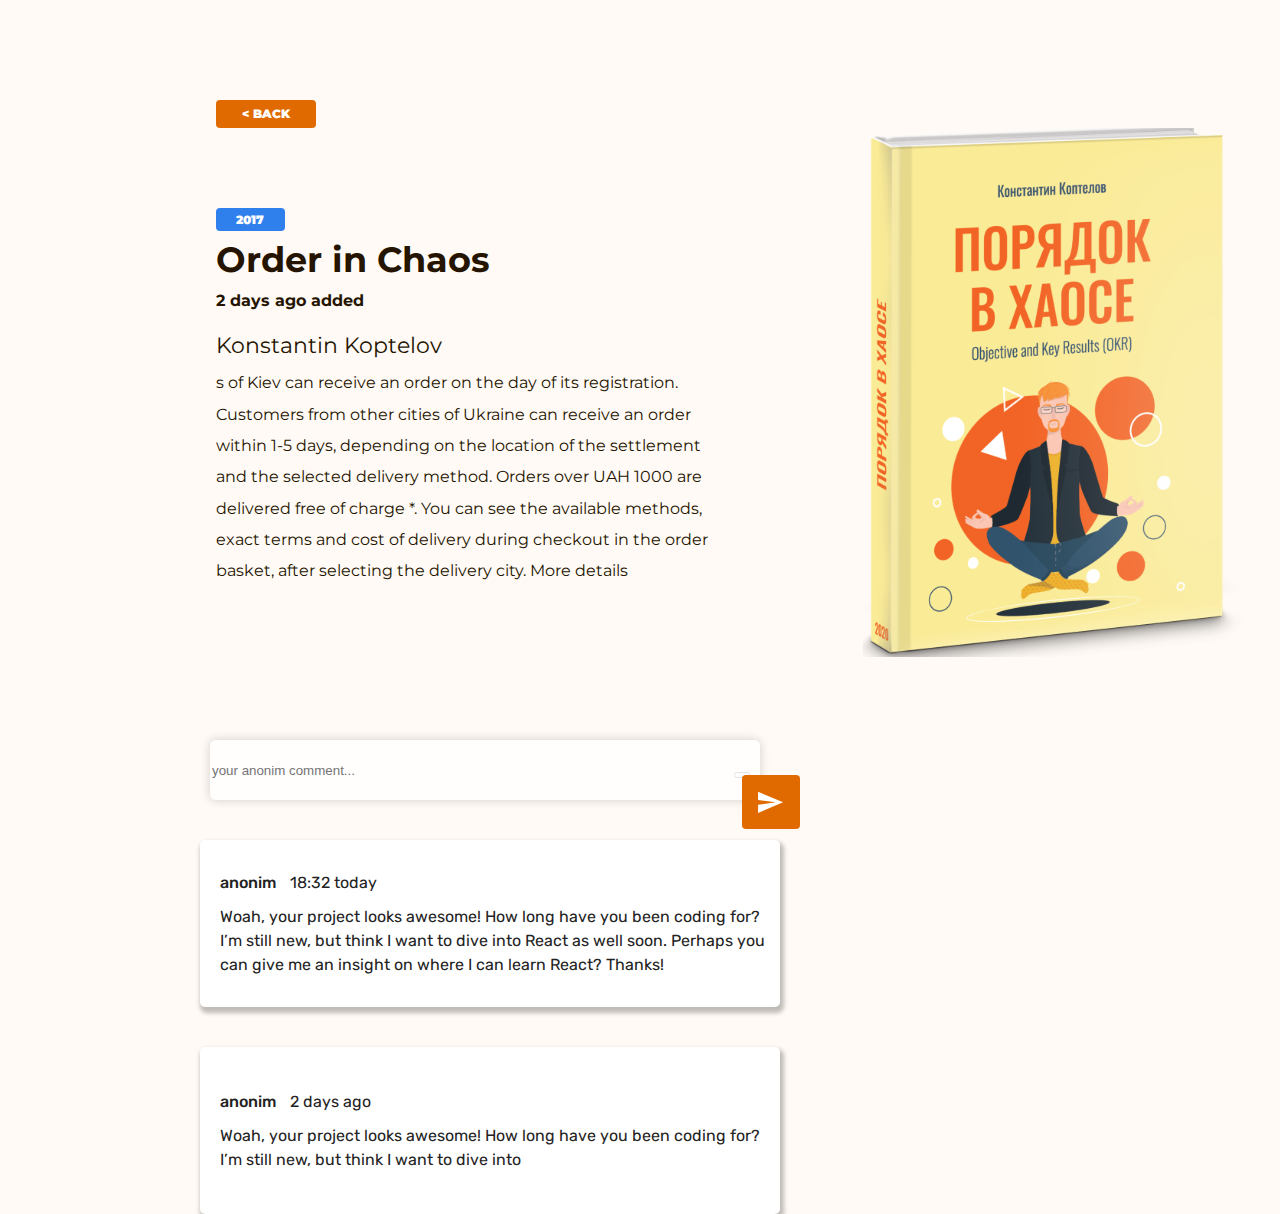
<file: src/pages/bookPage.html>
<!DOCTYPE html>
<html lang="en">
  <head>
    <meta charset="UTF-8" />
    <meta name="viewport" content="width=device-width, initial-scale=1.0" />
    <title>BookPage</title>
    <link rel="stylesheet" href="../styles/reset.css" />
    <!-- <link rel="preconnect" href="https://fonts.googleapis.com" />
    <link rel="preconnect" href="https://fonts.gstatic.com" crossorigin /> -->
    <!-- <link
      href="https://fonts.googleapis.com/css2?family=Montserrat:wght@100;200;300;400;500;600;700;800;900&family=Preahvihear&family=Roboto:wght@100;300;400;500;700;900&display=swap"
      rel="stylesheet"
    /> -->
    <link rel="stylesheet" href="../styles/bookPage.css" />
  </head>
  <body>
    <main>
      <div class="book_page_description">
        <div>
          <div>
            <button class="page_button">< back</button>
          </div>
         
          <div class="book_page">
            <div class="book_page_image">
              <img src="../assets/images/image2.svg" />
            </div>
            <div>
            
              <p class="page_date">2017</p>
              <h1>Order in Chaos</h1>
              <p class="info_date">2 days ago added</p>

              <p class="book_page_user">Konstantin Koptelov</p>

              <p class="user_desc">
                s of Kiev can receive an order on the day of its registration.
                Customers from other cities of Ukraine can receive an order
                within 1-5 days, depending on the location of the settlement and
                the selected delivery method. Orders over UAH 1000 are delivered
                free of charge *. You can see the available methods, exact terms
                and cost of delivery during checkout in the order basket, after
                selecting the delivery city. More details
              </p>
            </div>
          </div>
        </div>
      </div>

      <div class="comment_container">
        <div>
          <input type="text" placeholder="your anonim comment..." />
          <button><img src="../assets/images/vector.svg" alt=""></button>
         
        </div>
        <div class="input_card">
          <div>
            <span class="card_user">anonim </span>
            <span class="card_date">18:32 today</span>
          </div>
          <div>
            Woah, your project looks awesome! How long have you been coding for?
            I’m still new, but think I want to dive into React as well soon.
            Perhaps you can give me an insight on where I can learn React?
            Thanks!
          </div>
        </div>

        <div class="input_card">
          <div>
            <span class="card_user">anonim </span>
            <span class="card_date">2 days ago</span>
          </div>
          <div>
            Woah, your project looks awesome! How long have you been coding for?
            I’m still new, but think I want to dive into
          </div>
        </div>


    
      </div>
    </main>
    <footer></footer>
  </body>
</html>
</file>
<file: src/styles/bookPage.css>
@import './root.css';

body {
    background-color: #fffaf5;
  }
  
  .page_button {
    background-color: #e16a00;
    color: #fff;
    font-family: Montserrat;
    font-size: 12px;
    font-weight: 900;
    line-height: 196.187%; /* 23.542px */
    text-transform: uppercase;
    width: 100px;
    height: 28px;
    border: none;
    border-radius: 4px;
  }
  
  .book_page_description {
    display: flex;
    margin-left: 216px;
    margin-right: 140px;
    margin-top: 100px;
    align-items: flex-start;
  }
  .book_page_description h1 {
    color: #241400;
    font-family: Montserrat;
    font-size: 35px;
    font-weight: 700;
    line-height: 166.187%; /* 68.666px */
  }
  .page_date {
    width: 69px;
    height: 23px;
    background-color: #2f80ed;
    color: #fff;
    font-family: Montserrat;
    font-size: 12px;
    font-weight: 900;
    line-height: 196.187%; /* 23.542px */
    text-transform: uppercase;
    border-radius: 4px;
    padding-left: 20px;
    margin-top: 80px;
  }
  .info_date {
    color: #241400;
    font-family: Montserrat;
    font-size: 16px;
    font-weight: 700;
    line-height: 156.187%; /* 31.39px */
  }
  .book_page_user {
    color: #241400;
    font-family: Montserrat;
    font-size: 22px;
    font-weight: 400;
    line-height: 196.187%; /* 43.161px */
    padding-top: 10px;
  }
  .user_desc {
    color: #241400;
    font-family: Montserrat;
    font-weight: 400;
    line-height: 196.187%; /* 35.314px */
  }
  
  .book_page {
    display: flex;
    flex-direction: row-reverse;
    gap: 130px;
  }
  .book_page_image {
    width: 30%;
    /* margin-top: -100px; */
  }
  .comment_container {
    margin-top: 80px;
    margin-left: 180px;
    display: flex;
    flex-direction: column;
    gap: 40px;
  }
  .comment_container input {
    /* padding-left: 38px; */
    width: 550px;
    height: 60px;
    border-radius: 5px;
    background: #ffffffcc;
    box-shadow: 0px 0px 10px 1px rgba(0, 0, 0, 0.15);
    border: none;
    position: relative;
    border-radius: 6px;
    left: 30px;
    
  }

  .comment_container img {
    background-color: #e16a00;
    padding: 16px;
    border-radius: 5px;
    border-radius: 4px;
    position: absolute;
  }
  .input_card {
    display: flex;
    flex-direction: column;
    justify-content: center;
    gap: 10px;
    border-radius: 5px;
    background: #fff;
    box-shadow: 2px 4px 4px 2px rgba(0, 0, 0, 0.25);
    max-width: 580px;
    height: 167px;
    color: #232323;
   
  
    
    font-family: Rubik;
    font-size: 16px;
    font-weight: 400;
    line-height: 24px; /* 150% */
    padding-left: 20px;
    margin-left: 20px;
  }
  .card_user {
    color: #232323;
   
    padding-right: 10px;
   
    font-family: Rubik;
    font-size: 16px;
    font-weight: 500;
  }
  .card_date {
    color: #232323;
    font-family: Rubik;
    font-size: 16px;
    font-weight: 400;
    line-height: 24px; /* 150% */
  }
  
  @media screen and (max-width: 1000px) {
    .book_page {
      display: flex;
      flex-direction: column;
      gap: 20px;
    }
    .page_button {
      margin-bottom: 60px;
    }
    .book_page_description h1 {
      margin-top: 40px;
      display: flex;
      flex-direction: column;
      justify-content: center;
      font-size: 25px;
      font-weight: 900;
      line-height: 196.187%; /* 49.047px */
      text-align: center;
      margin-right: 100px;
    }
    .info_date {
      text-align: center;
      margin-right: 100px;
    }
    .book_page_user {
      text-align: center;
      font-size: 12px;
      font-weight: 700;
      margin-right: 100px;
    }
    .user_desc {
      text-align: center;
      margin-top: 12px;
  
      margin-right: 100px;
    }
    .input {
      display: flex;
      flex-direction: column;
      margin-right: 20px;
      margin-left: 140px;
    }
  }
  @media screen and (max-width: 760px) {
    .input {
      display: none;
    }
    .book_page_description {
      width: 80%;
      margin-left: 100px;
    }
  }
  @media screen and (max-width: 380px) {
    .user_desc {
      text-align: center;
      margin-left: 0px;
      margin-right: 18px;
    }
    .book_page_ {
      margin-left: 20px;
      margin-right: 0px;
    }
    .book_page_info h1 {
      margin-left: 8px;
      margin-right: 0px;
    }
    .book_page_user {
      margin-left: 20px;
      margin-right: 0px;
    }
    .info_date {
      margin-left: 14px;
      margin-right: 0px;
    }
    .book_page_description {
      margin-left: 30px;
      margin-right: 0px;
    }
  }
</file>
